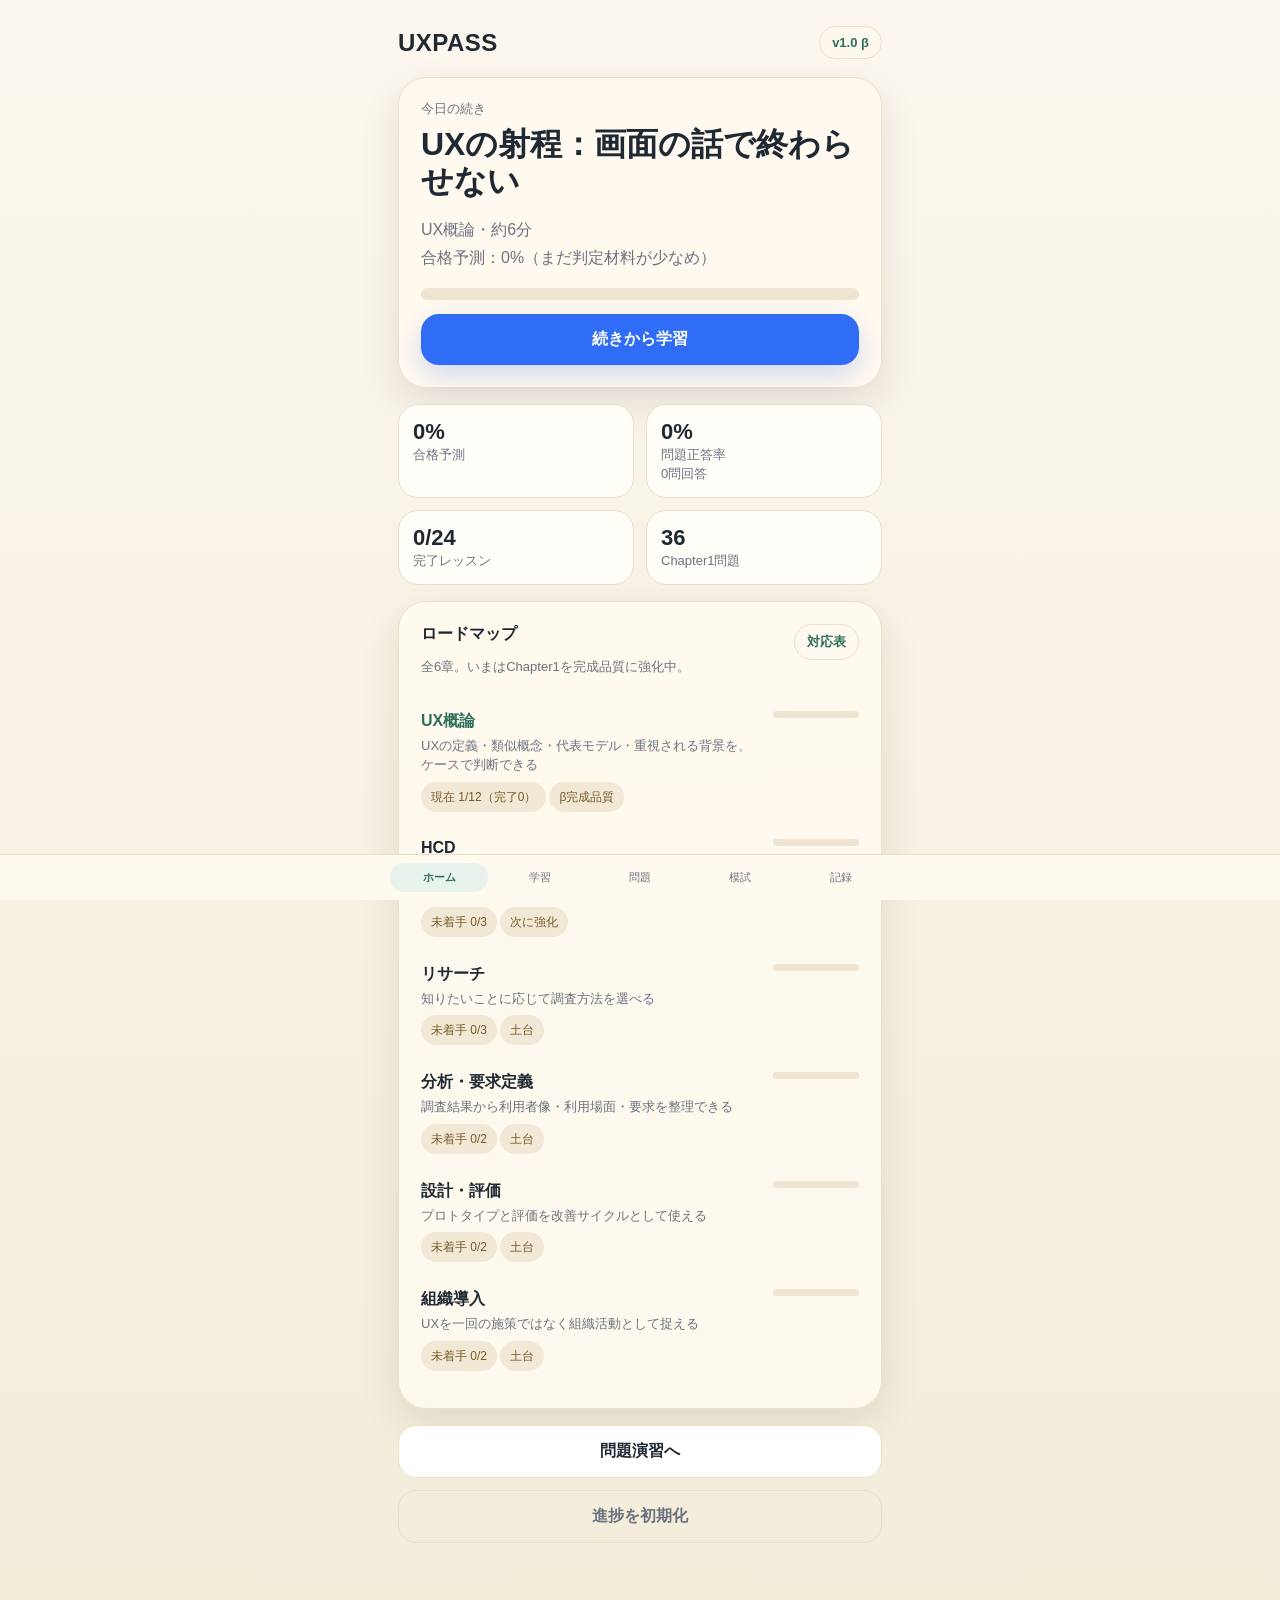
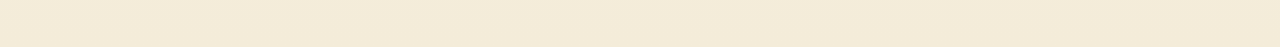
<file: index.html>
<!doctype html><html lang="ja"><head><meta charset="utf-8"><meta name="viewport" content="width=device-width,initial-scale=1,viewport-fit=cover"><title>UXPASS</title><link rel="stylesheet" href="css/app.css"></head><body><script src="js/app.js"></script><script>renderHome();</script></body></html>
</file>
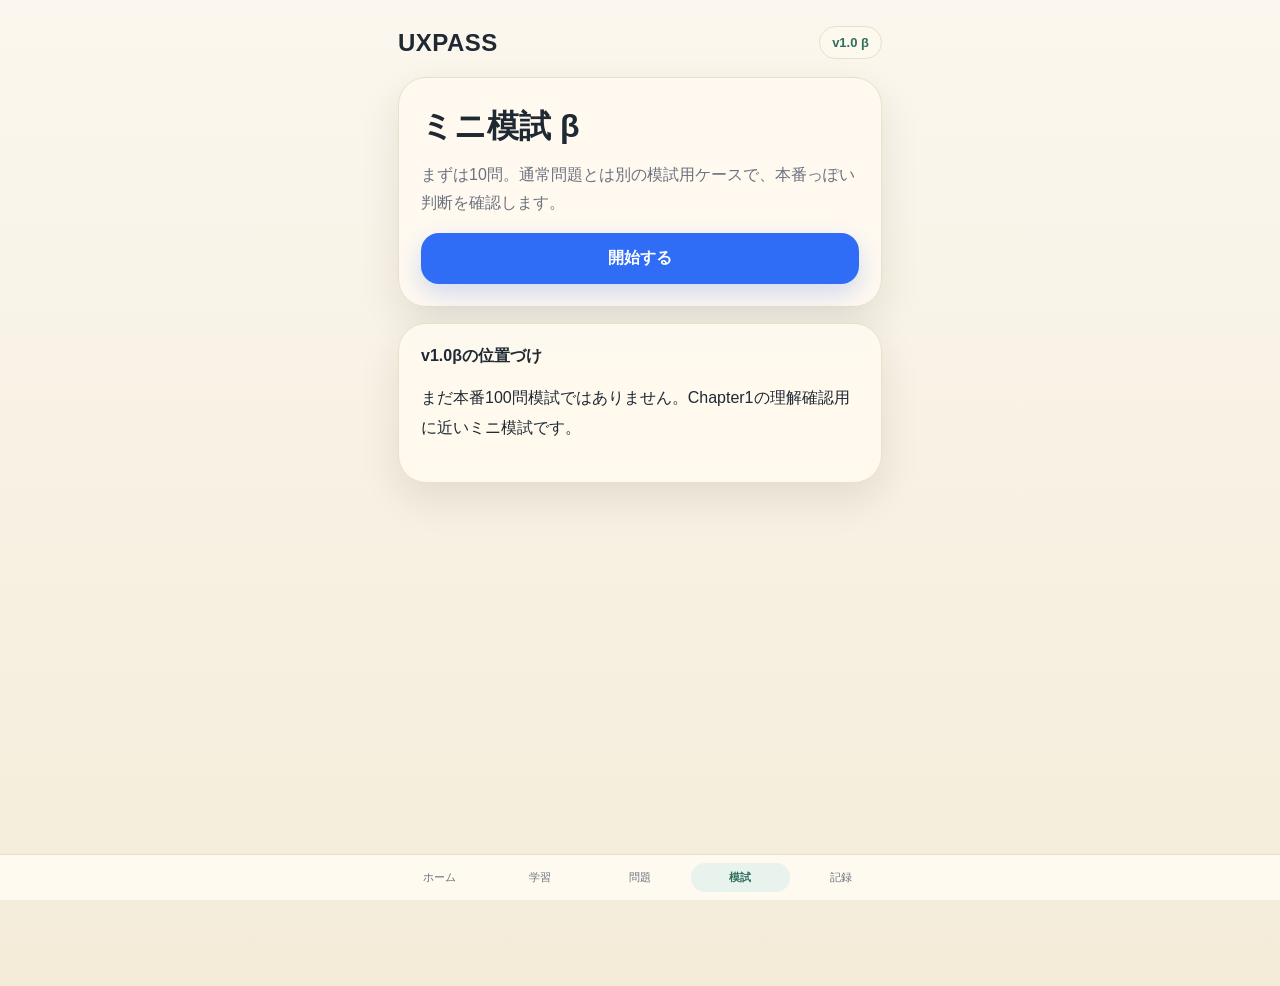
<file: mock.html>
<!doctype html><html lang="ja"><head><meta charset="utf-8"><meta name="viewport" content="width=device-width,initial-scale=1,viewport-fit=cover"><title>UXPASS</title><link rel="stylesheet" href="css/app.css"></head><body><script src="js/app.js"></script><script>renderMock();</script></body></html>
</file>
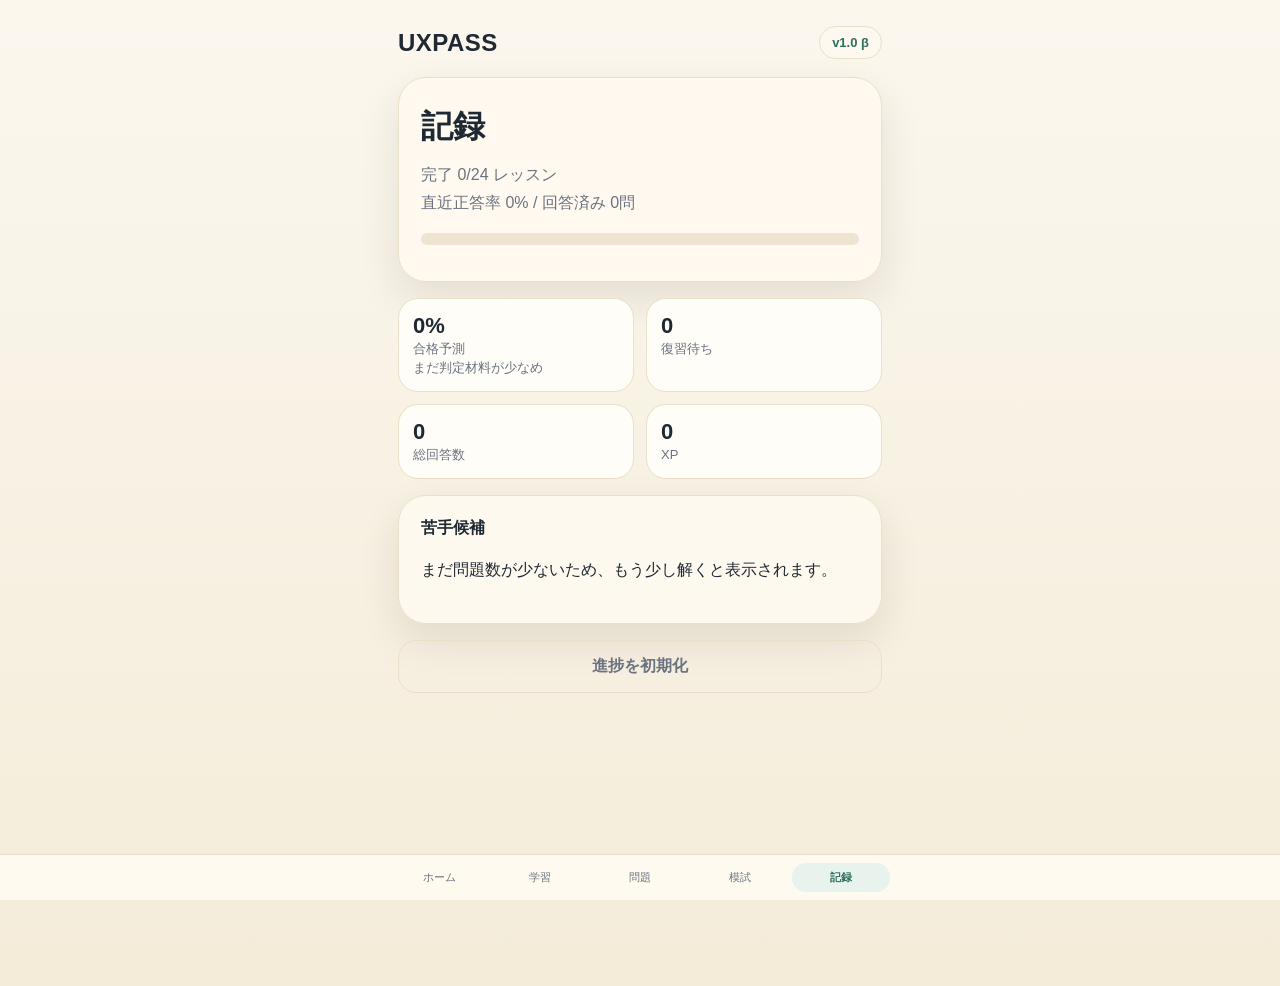
<file: profile.html>
<!doctype html><html lang="ja"><head><meta charset="utf-8"><meta name="viewport" content="width=device-width,initial-scale=1,viewport-fit=cover"><title>UXPASS</title><link rel="stylesheet" href="css/app.css"></head><body><script src="js/app.js"></script><script>renderProfile();</script></body></html>
</file>
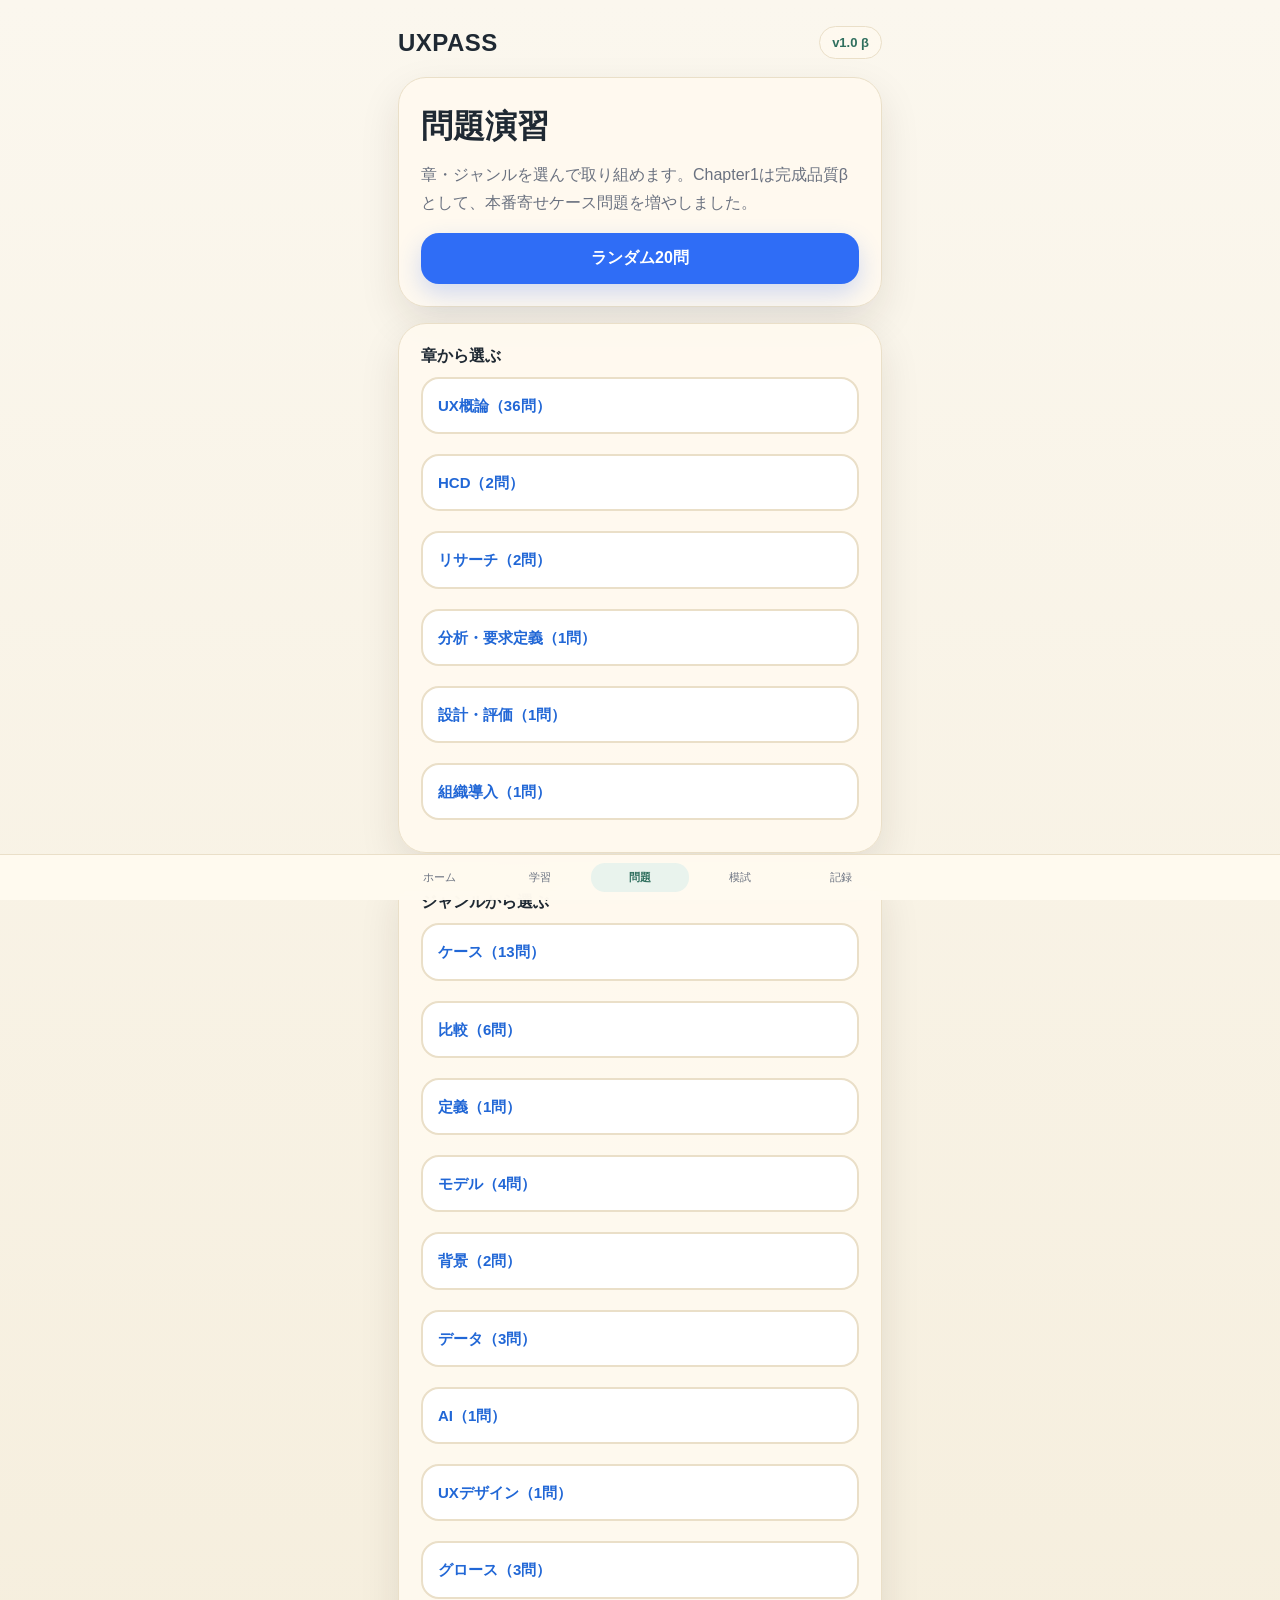
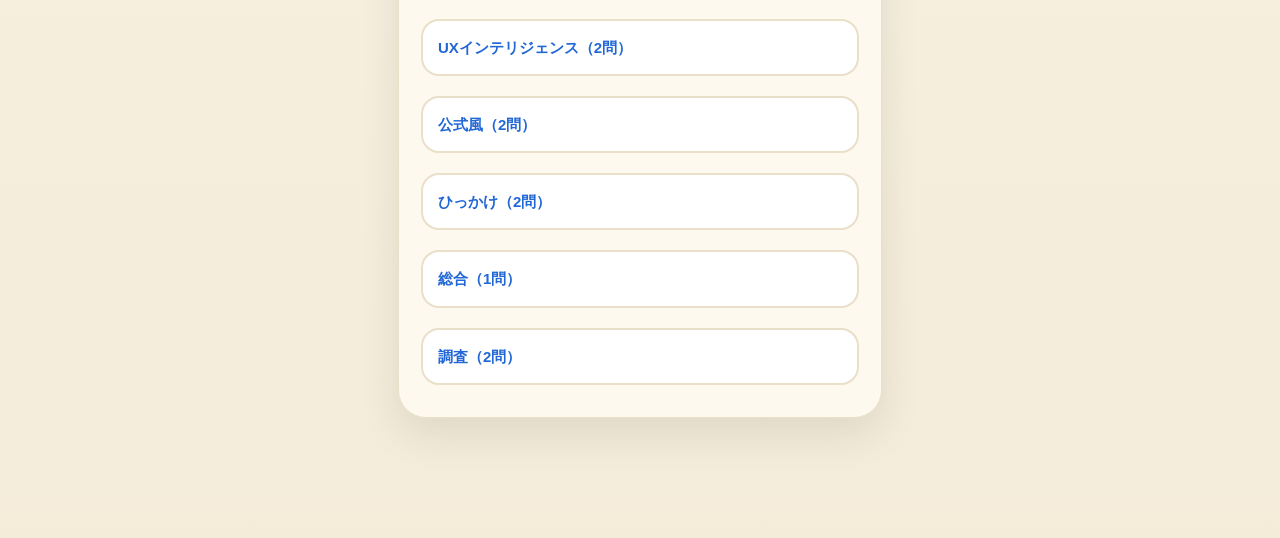
<file: quiz.html>
<!doctype html><html lang="ja"><head><meta charset="utf-8"><meta name="viewport" content="width=device-width,initial-scale=1,viewport-fit=cover"><title>UXPASS</title><link rel="stylesheet" href="css/app.css"></head><body><script src="js/app.js"></script><script>renderQuiz();</script></body></html>
</file>
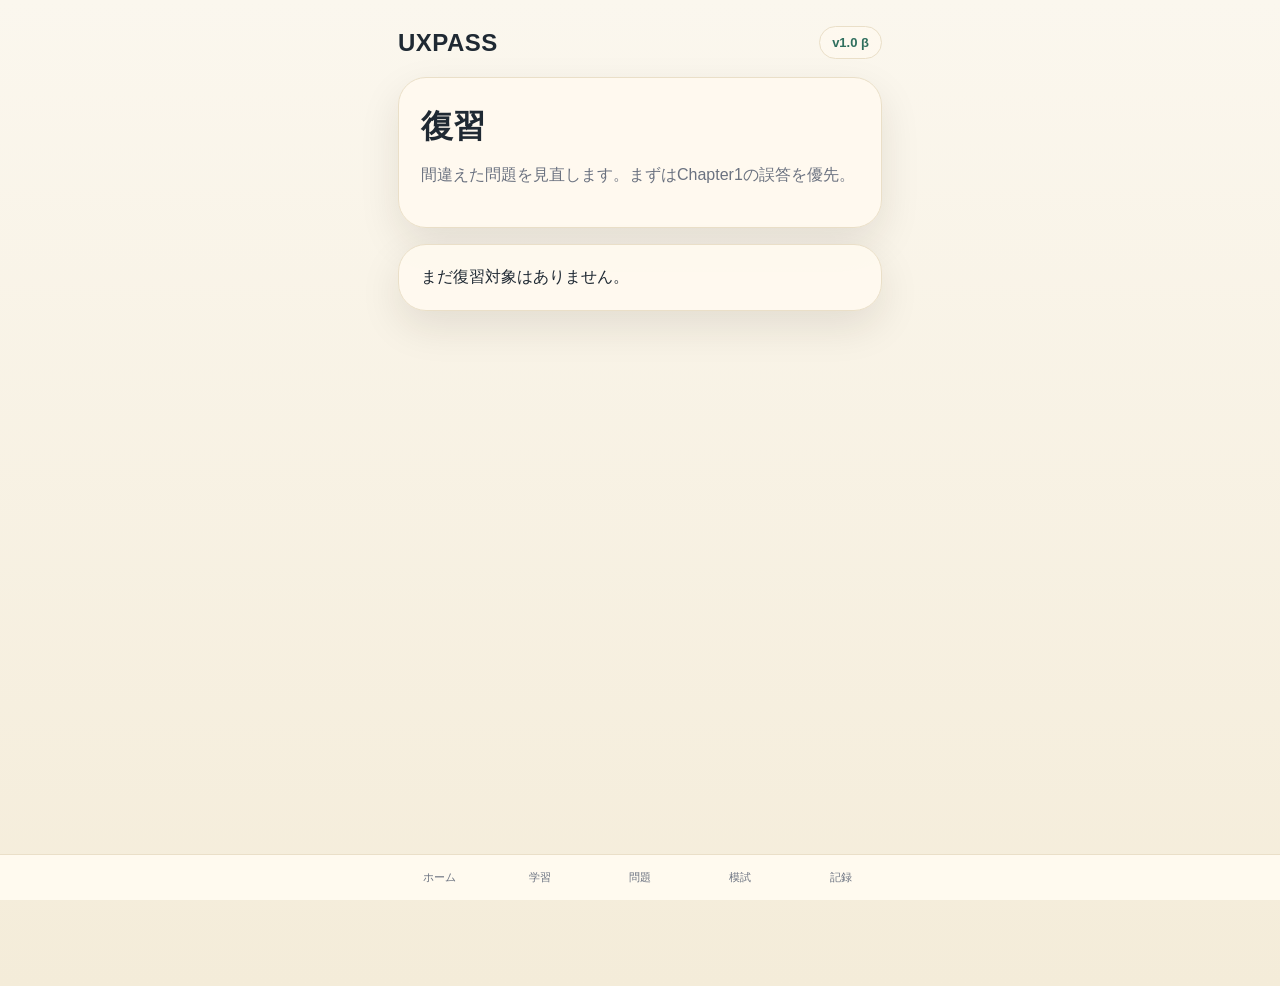
<file: review.html>
<!doctype html><html lang="ja"><head><meta charset="utf-8"><meta name="viewport" content="width=device-width,initial-scale=1,viewport-fit=cover"><title>UXPASS</title><link rel="stylesheet" href="css/app.css"></head><body><script src="js/app.js"></script><script>renderReview();</script></body></html>
</file>
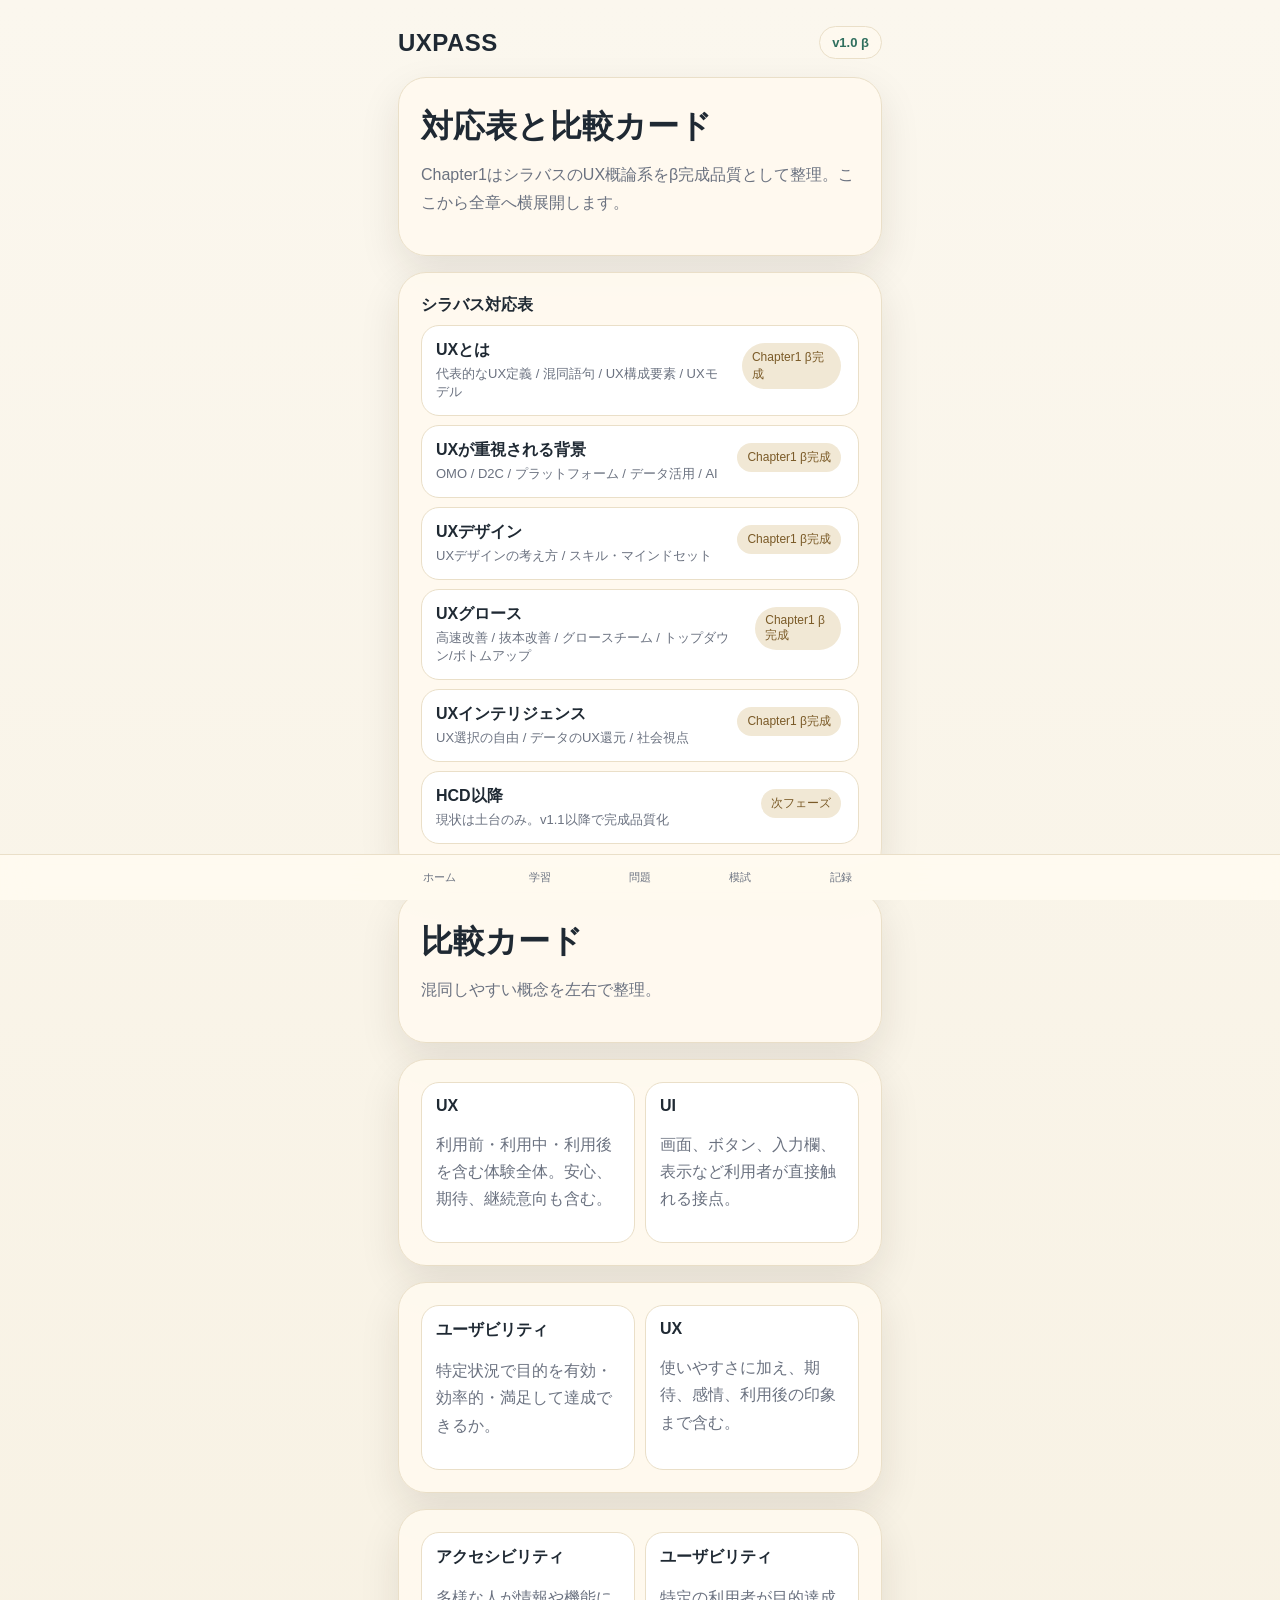
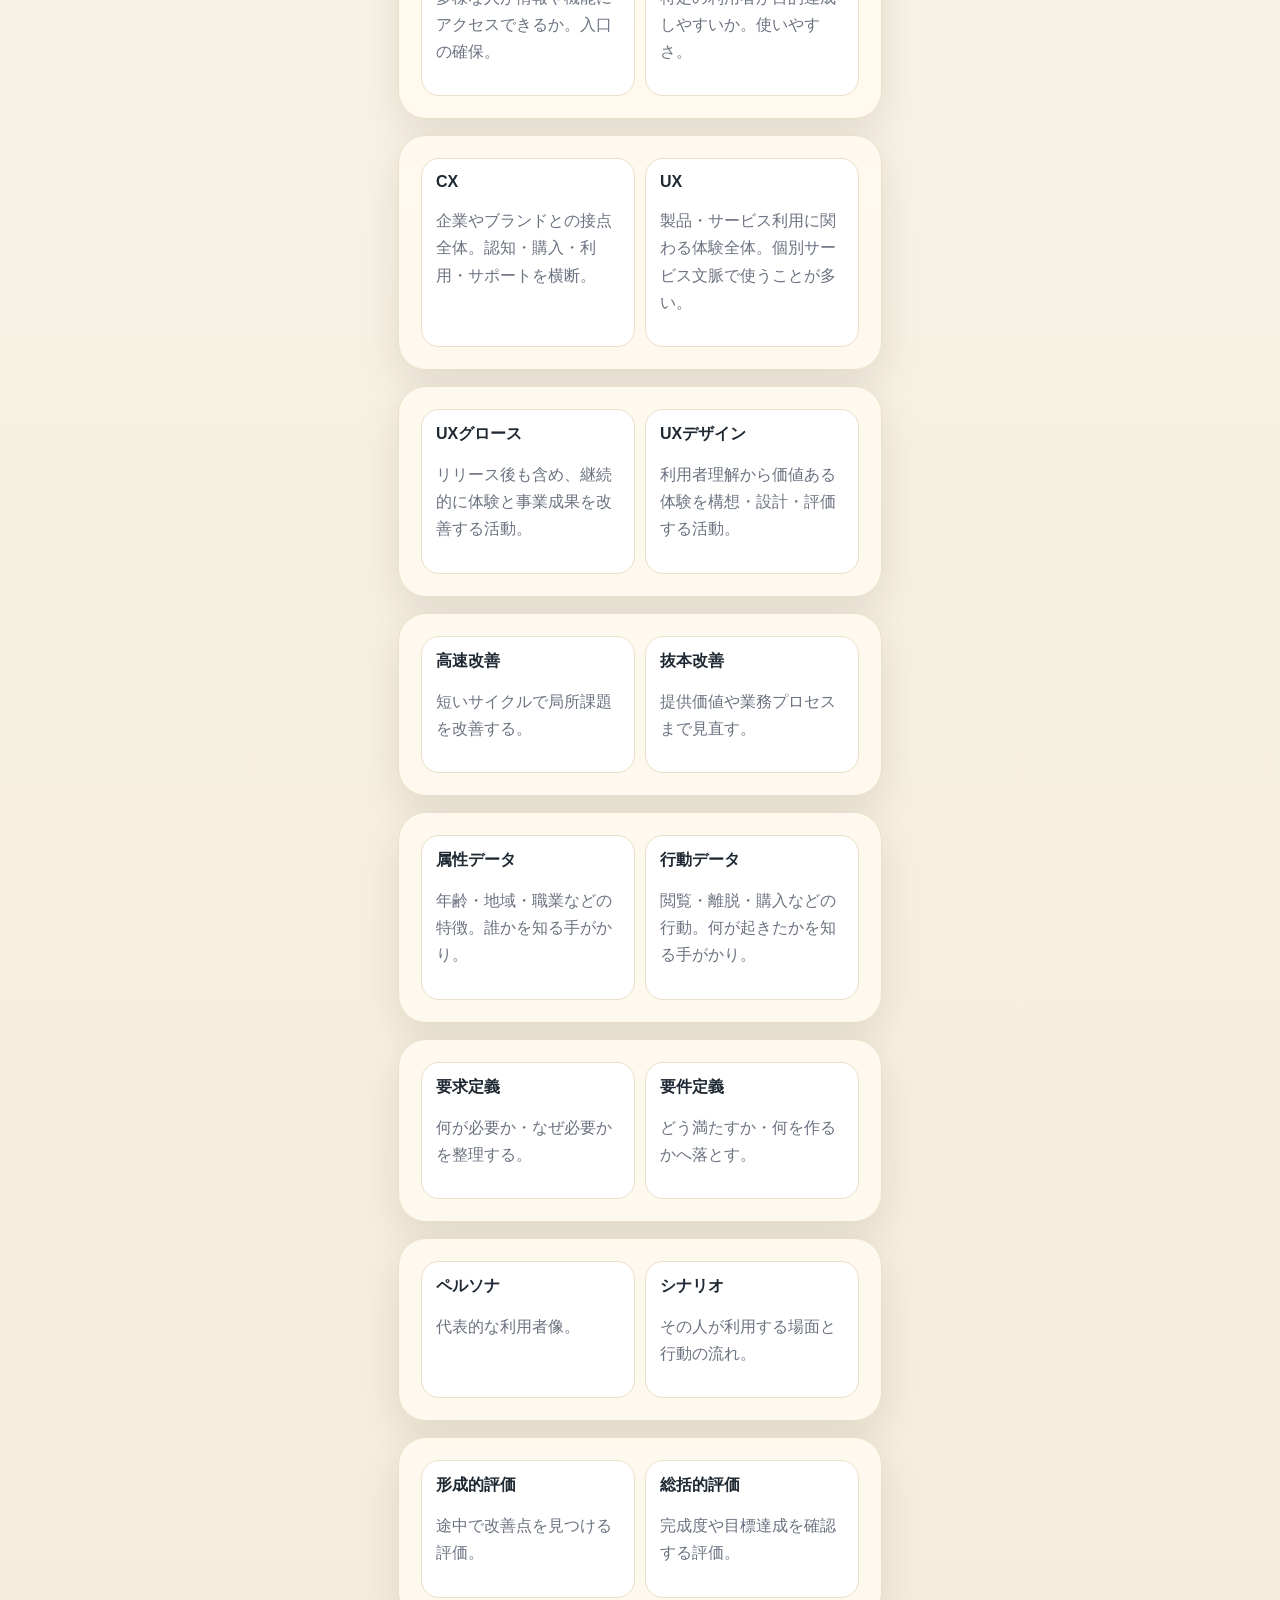
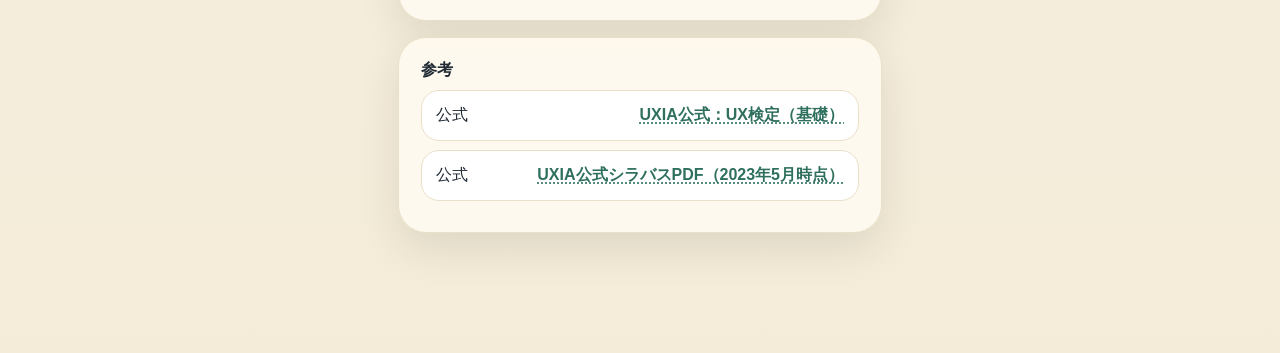
<file: search.html>
<!doctype html><html lang="ja"><head><meta charset="utf-8"><meta name="viewport" content="width=device-width,initial-scale=1,viewport-fit=cover"><title>UXPASS</title><link rel="stylesheet" href="css/app.css"></head><body><script src="js/app.js"></script><script>renderSearch();</script></body></html>
</file>
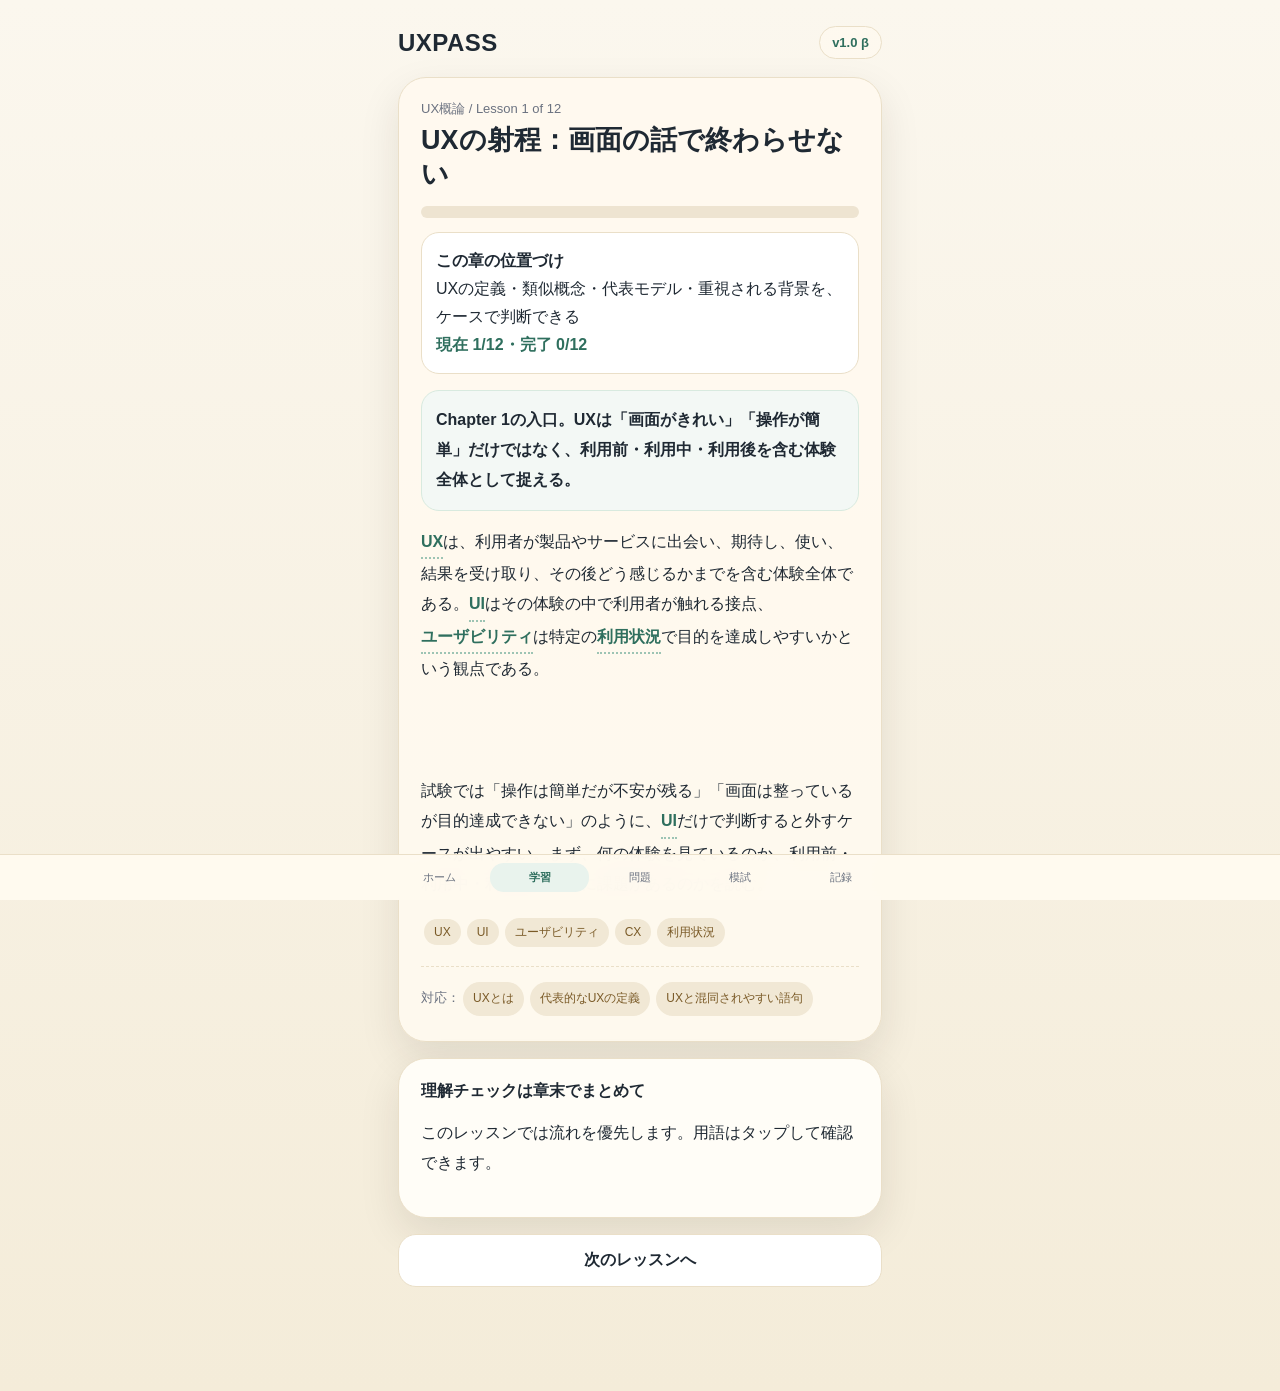
<file: study.html>
<!doctype html><html lang="ja"><head><meta charset="utf-8"><meta name="viewport" content="width=device-width,initial-scale=1,viewport-fit=cover"><title>UXPASS</title><link rel="stylesheet" href="css/app.css"></head><body><script src="js/app.js"></script><script>renderStudy();</script></body></html>
</file>
<file: css/app.css>
:root{--bg:#f7f3ea;--card:#fffaf0;--ink:#1f2933;--muted:#6b7280;--line:#eadfc8;--accent:#2f6f5e;--accent2:#f0b44c;--danger:#b94a48;--ok:#2f7d5b;--blue:#2f6df6;--shadow:0 16px 40px rgba(41,31,20,.10)}*{box-sizing:border-box}body{margin:0;background:linear-gradient(180deg,#fbf7ee,#f4ecd9);font-family:-apple-system,BlinkMacSystemFont,'Hiragino Sans','Noto Sans JP','Yu Gothic',sans-serif;color:var(--ink);padding-bottom:86px}a{text-decoration:none;color:inherit}button{font-family:inherit}.app{max-width:520px;margin:auto;min-height:100vh;padding:18px}.top{display:flex;align-items:center;justify-content:space-between;margin:8px 0 18px}.brand{font-weight:900;font-size:24px;letter-spacing:.02em}.pill{border:1px solid var(--line);background:rgba(255,250,240,.72);padding:8px 12px;border-radius:999px;color:var(--accent);font-weight:800;font-size:13px}.hero,.card{background:rgba(255,250,240,.94);border:1px solid var(--line);border-radius:28px;padding:22px;box-shadow:var(--shadow);margin-bottom:16px}.hero h1{margin:8px 0 8px;font-size:32px;line-height:1.15}.sub{color:var(--muted);line-height:1.75}.meter{height:12px;background:#eee4d1;border-radius:999px;overflow:hidden;margin:14px 0}.bar{height:100%;width:0;background:linear-gradient(90deg,var(--accent),#6aa58d);border-radius:999px;transition:.35s}.btn{display:flex;align-items:center;justify-content:center;gap:8px;border:none;border-radius:18px;padding:15px 16px;font-size:16px;font-weight:900;background:var(--blue);color:white;box-shadow:0 10px 24px rgba(47,109,246,.22);width:100%;cursor:pointer;margin-top:12px}.btn.secondary{background:#fff;border:1px solid var(--line);color:var(--ink);box-shadow:none}.btn.ghost{background:transparent;border:1px solid var(--line);box-shadow:none;color:var(--muted)}.grid{display:grid;grid-template-columns:1fr 1fr;gap:12px;margin-bottom:16px}.mini{padding:14px;border:1px solid var(--line);border-radius:20px;background:#fffdf7}.mini b{display:block;font-size:22px}.section-title{font-size:18px;font-weight:900;margin:22px 2px 10px}.section-head{display:flex;align-items:flex-start;justify-content:space-between;gap:16px;margin-bottom:10px}.nav{position:fixed;left:0;right:0;bottom:0;background:rgba(255,250,240,.96);backdrop-filter:blur(16px);border-top:1px solid var(--line);display:flex;justify-content:center;z-index:10}.nav-inner{max-width:520px;width:100%;display:grid;grid-template-columns:repeat(5,1fr);gap:2px;padding:8px 10px}.nav a{font-size:11px;color:var(--muted);text-align:center;padding:7px 4px;border-radius:14px}.nav a.active{background:#e9f3ed;color:var(--accent);font-weight:900}.lesson-title{font-size:27px;line-height:1.25;margin:6px 0}.content{font-size:16px;line-height:1.9}.lead{font-weight:800;background:#f3f8f5;border:1px solid #d8eadf;border-radius:18px;padding:14px}.question-text{font-weight:800;font-size:18px}.term{appearance:none;background:transparent;border:none;color:var(--accent);font-weight:900;border-bottom:2px dotted #9dc4b4;padding:0;font-size:inherit;line-height:inherit}.quiz-option{width:100%;text-align:left;background:#fff;border:2px solid var(--line);padding:15px;border-radius:18px;margin:10px 0;font-size:15px;font-weight:800;line-height:1.55;color:#2167d6}.quiz-option.correct{border-color:var(--ok);background:#eef9f1;color:#0f6b4c}.quiz-option.wrong{border-color:var(--danger);background:#fff0ef;color:#8a2f2e}.explain{border-left:4px solid var(--accent);padding:12px 14px;background:#f4fbf6;border-radius:14px;line-height:1.75;margin-top:14px}.tag{display:inline-block;padding:6px 10px;border-radius:999px;background:#f1e8d5;color:#7a5a27;font-size:12px;margin:3px;border:none}.tagbtn{cursor:pointer}.compare{display:grid;grid-template-columns:1fr 1fr;gap:10px}.compare .box{background:white;border:1px solid var(--line);border-radius:18px;padding:14px}.compare p{line-height:1.7;color:var(--muted)}.small{font-size:13px;color:var(--muted)}.list{display:flex;flex-direction:column;gap:10px}.row{display:flex;justify-content:space-between;align-items:flex-start;gap:12px;padding:14px;border:1px solid var(--line);background:white;border-radius:18px;margin:9px 0}.row p{margin:4px 0 0;color:var(--muted);font-size:13px}.road-row{display:flex;justify-content:space-between;gap:14px;align-items:flex-start;padding:12px 0}.road-row p{margin:4px 0 0;color:var(--muted);font-size:13px;line-height:1.5}.road-row.now b{color:var(--accent)}.mini-meter{height:7px;background:#eee4d1;border-radius:999px;overflow:hidden}.mini-meter div{height:100%;background:linear-gradient(90deg,var(--accent),#6aa58d)}.map-note{background:#fff;border:1px solid var(--line);border-radius:18px;padding:14px;margin:14px 0;line-height:1.75}.map-note span{color:var(--accent);font-weight:900}.soft{background:#fffdf7}.toast{position:fixed;left:50%;bottom:92px;transform:translateX(-50%);background:#1f2933;color:#fff;padding:10px 14px;border-radius:999px;font-size:13px;opacity:0;pointer-events:none;transition:.2s;z-index:30}.toast.show{opacity:1}.modal-back{position:fixed;inset:0;background:rgba(25,26,28,.36);display:flex;align-items:flex-end;justify-content:center;z-index:50}.modal{width:min(520px,100%);background:#fffaf0;border-radius:28px 28px 0 0;padding:24px;border:1px solid var(--line);box-shadow:0 -18px 50px rgba(0,0,0,.18);max-height:74vh;overflow:auto}.modal h2{font-size:26px;margin:4px 0}.modal-close{float:right;border:none;background:#f2e6d2;border-radius:999px;width:36px;height:36px;font-size:24px;color:var(--muted)}@media(max-width:420px){.app{padding:14px}.hero,.card{padding:20px;border-radius:24px}.hero h1{font-size:29px}.lesson-title{font-size:25px}.compare{grid-template-columns:1fr}.nav a{font-size:10px}.quiz-option{font-size:15px}}
.btn:disabled{opacity:.55;cursor:not-allowed;box-shadow:none;filter:grayscale(.15)}

.source-line{margin-top:16px;border-top:1px dashed var(--line);padding-top:12px;color:var(--muted);font-size:13px;line-height:1.8}.road-row .tag{margin-left:0}.row a{color:var(--accent)}.row a b{text-decoration:underline;text-decoration-style:dotted;text-underline-offset:3px}.explain b{color:var(--accent)}
</file>
